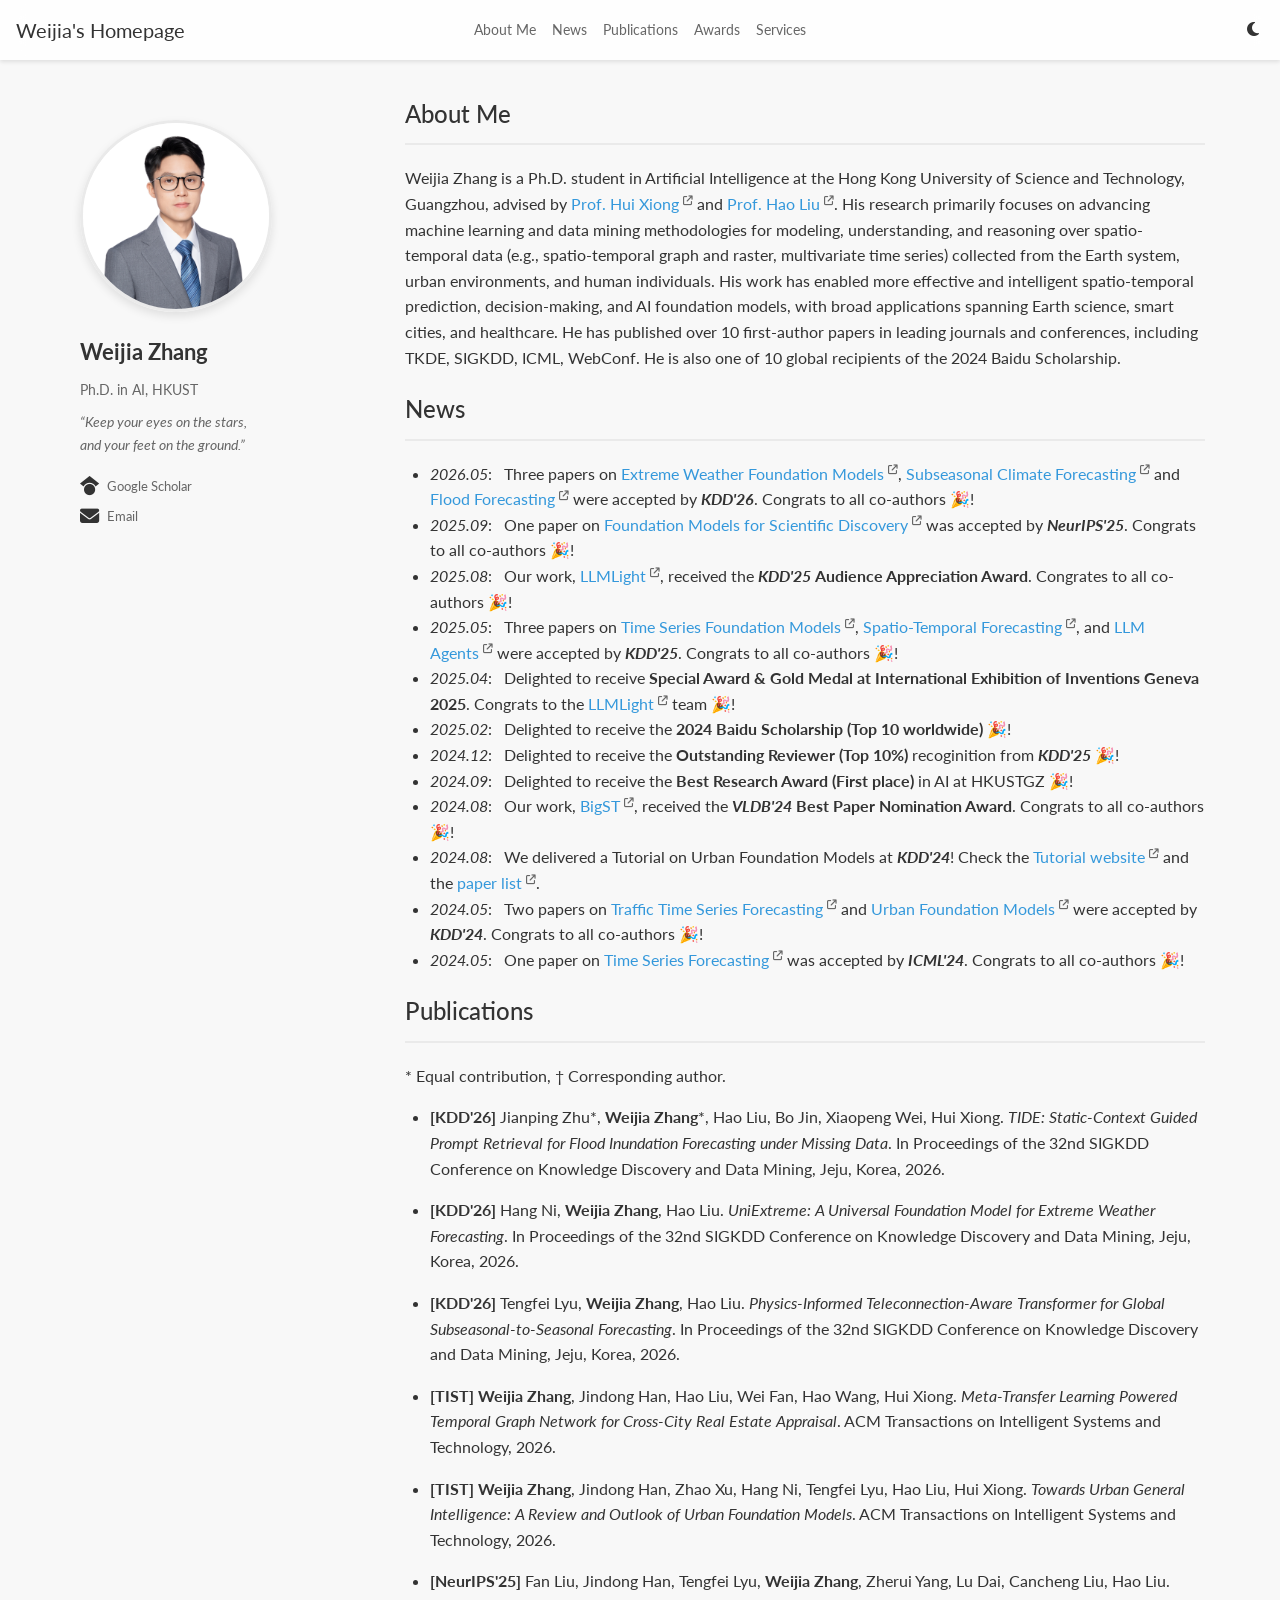
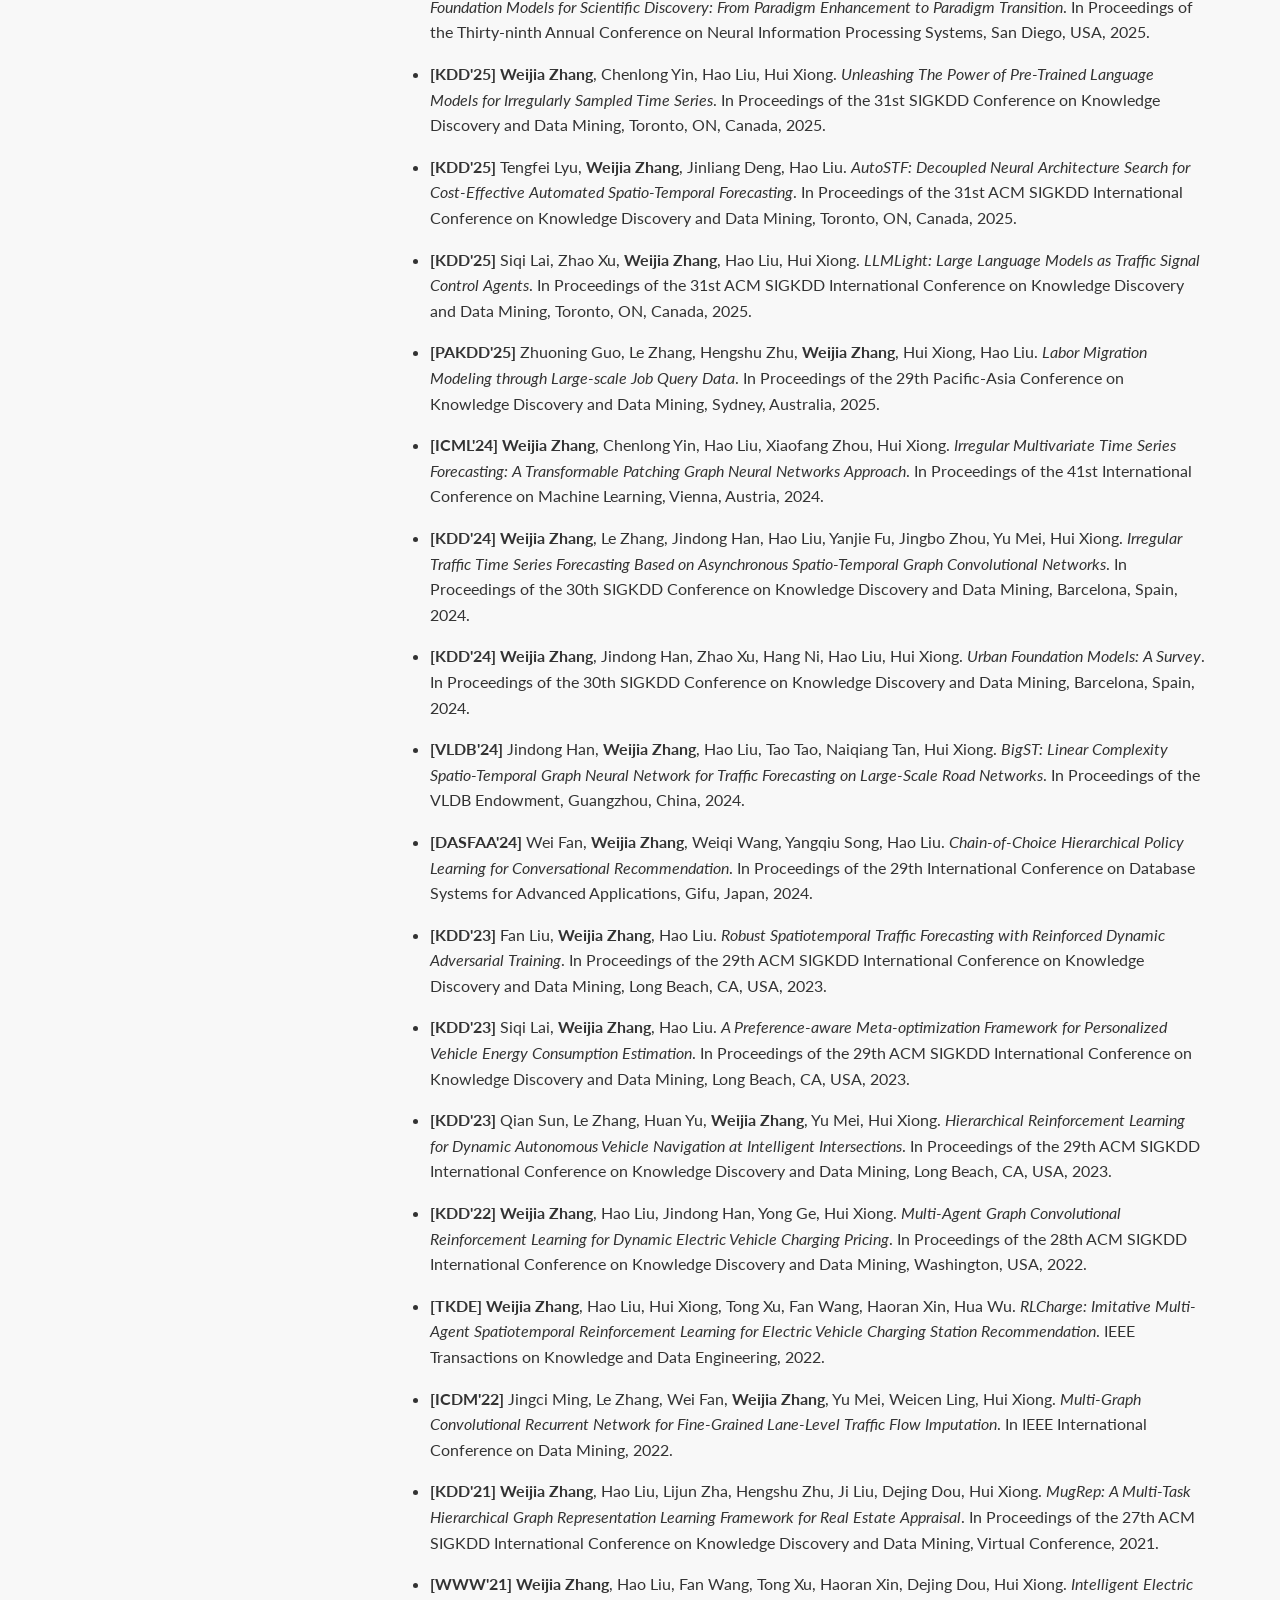
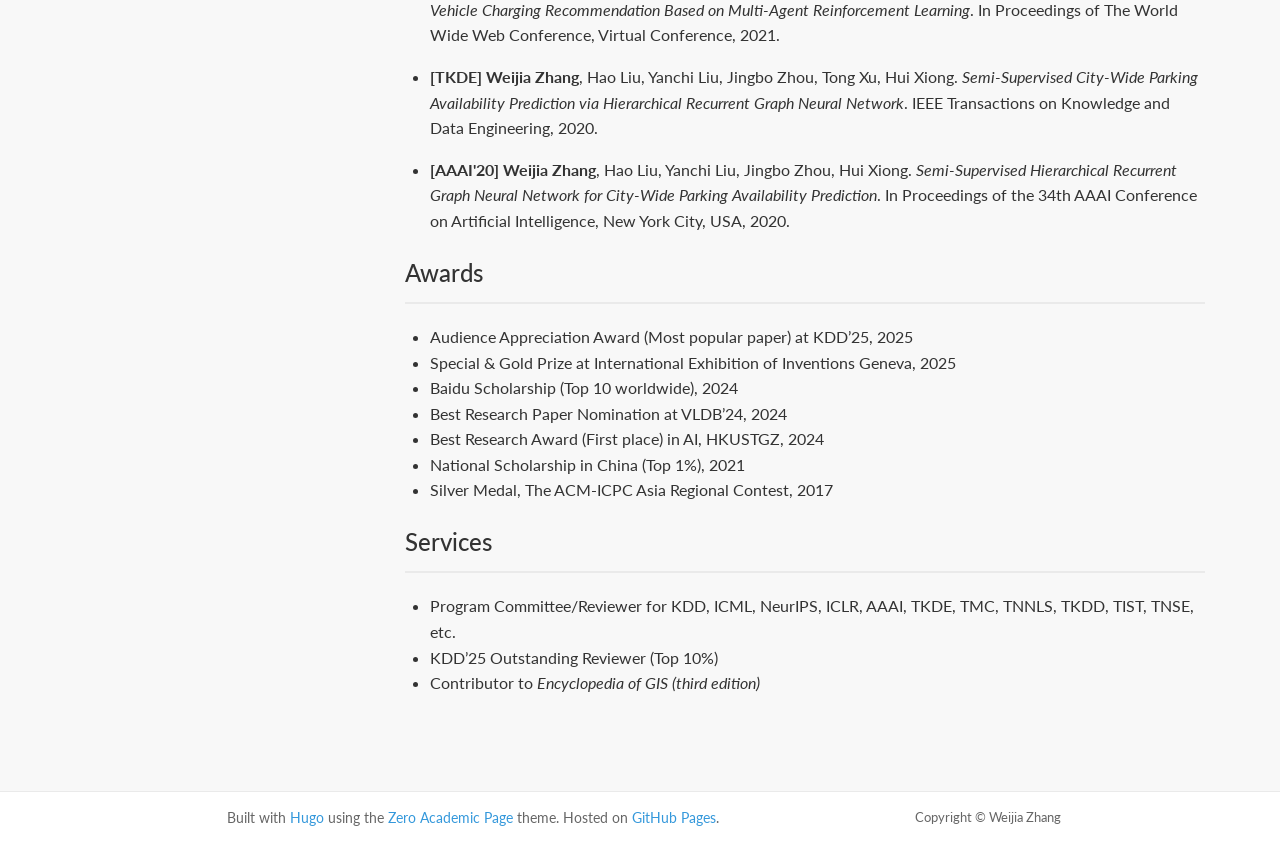
<file: index.html>
<!doctype html><html lang=en><head><meta name=generator content="Hugo 0.161.1"><meta charset=UTF-8><meta name=viewport content="width=device-width,initial-scale=1"><title>Weijia's Homepage</title><meta name=description content="About Me Weijia Zhang is a Ph.D. student in Artificial Intelligence at the Hong Kong University of Science and Technology, Guangzhou, advised by Prof. Hui Xiong and Prof. Hao Liu. His research primarily focuses on advancing machine learning and data mining methodologies for modeling, understanding, and reasoning over spatio-temporal data (e.g., spatio-temporal graph and raster, multivariate time series) collected from the Earth system, urban environments, and human individuals. His work has enabled more effective and intelligent spatio-temporal prediction, decision-making, and AI foundation models, with broad applications spanning Earth science, smart cities, and healthcare. He has published over 10 first-author papers in leading journals and conferences, including TKDE, SIGKDD, ICML, WebConf. He is also one of 10 global recipients of the 2024 Baidu Scholarship.
"><meta name=author content="Weijia Zhang"><meta property="og:type" content="website"><meta property="og:url" content="https://willzhang3.github.io/"><meta property="og:title" content="Weijia's Homepage"><meta property="og:description" content="About Me Weijia Zhang is a Ph.D. student in Artificial Intelligence at the Hong Kong University of Science and Technology, Guangzhou, advised by Prof. Hui Xiong and Prof. Hao Liu. His research primarily focuses on advancing machine learning and data mining methodologies for modeling, understanding, and reasoning over spatio-temporal data (e.g., spatio-temporal graph and raster, multivariate time series) collected from the Earth system, urban environments, and human individuals. His work has enabled more effective and intelligent spatio-temporal prediction, decision-making, and AI foundation models, with broad applications spanning Earth science, smart cities, and healthcare. He has published over 10 first-author papers in leading journals and conferences, including TKDE, SIGKDD, ICML, WebConf. He is also one of 10 global recipients of the 2024 Baidu Scholarship.
"><meta property="og:image" content="/images/profile_weijia.png"><meta name=twitter:card content="summary_large_image"><meta name=twitter:title content="Weijia's Homepage"><meta name=twitter:description content="About Me Weijia Zhang is a Ph.D. student in Artificial Intelligence at the Hong Kong University of Science and Technology, Guangzhou, advised by Prof. Hui Xiong and Prof. Hao Liu. His research primarily focuses on advancing machine learning and data mining methodologies for modeling, understanding, and reasoning over spatio-temporal data (e.g., spatio-temporal graph and raster, multivariate time series) collected from the Earth system, urban environments, and human individuals. His work has enabled more effective and intelligent spatio-temporal prediction, decision-making, and AI foundation models, with broad applications spanning Earth science, smart cities, and healthcare. He has published over 10 first-author papers in leading journals and conferences, including TKDE, SIGKDD, ICML, WebConf. He is also one of 10 global recipients of the 2024 Baidu Scholarship.
"><meta name=twitter:image content="/images/profile_weijia.png"><link rel=canonical href=https://willzhang3.github.io/><link rel=icon type=image/x-icon href=/favicon.ico><link rel=stylesheet href=/css/custom.css><script src=/js/main.min.js defer></script><link rel=stylesheet href=https://cdnjs.cloudflare.com/ajax/libs/font-awesome/6.7.2/css/all.min.css><link href="https://fonts.googleapis.com/css2?family=Lato:ital,wght@0,100;0,300;0,400;0,700;0,900;1,100;1,300;1,400;1,700;1,900&display=swap" rel=stylesheet></head><body class=light-mode><header class=navbar><div class=navbar-start><a href=https://willzhang3.github.io/>Weijia's Homepage</a></div><div class="navbar-center hide-in-mobile"><div class=nav-links><div class=nav-item><a href=#about-me class=nav-link>About Me</a></div><div class=nav-item><a href=#news class=nav-link>News</a></div><div class=nav-item><a href=#publications class=nav-link>Publications</a></div><div class=nav-item><a href=#honors-and-awards class=nav-link>Awards</a></div><div class=nav-item><a href=#services class=nav-link>Services</a></div></div></div><div class=navbar-end><div id=i18n-selector><i class="fas fa-language"></i>
<select onchange="window.location.href=this.selectedOptions[0].value"><option value=https://willzhang3.github.io/ selected>English</option></select></div><div class=theme-toggle><button id=theme-toggle-btn aria-label="Toggle dark mode">
<i class="fas fa-moon dark-icon"></i>
<i class="fas fa-sun light-icon"></i></button></div><button type=button id=toggle-navbar-button class="toggle-navbar-button hide-in-desktop" aria-label="Toggle Navbar" aria-expanded=false aria-controls=navscreen onclick=toggleNavbar()>
<span><span class=top></span>
<span class=middle></span>
<span class=bottom></span></span></button></div></header><div id=navscreen class="navscreen hide-in-desktop"><div class=nav-screen-container><div class=nav-screen-links><div class=nav-links-item><a href=#about-me class=nav-link>About Me</a></div><div class=nav-links-item><a href=#news class=nav-link>News</a></div><div class=nav-links-item><a href=#publications class=nav-link>Publications</a></div><div class=nav-links-item><a href=#honors-and-awards class=nav-link>Awards</a></div><div class=nav-links-item><a href=#services class=nav-link>Services</a></div></div></div><div class=profile-container><div class=profile-image><img src=/images/profile_weijia.png alt="Weijia Zhang" class=rounded-avatar></div><div class=profile-name><h2>Weijia Zhang</h2></div><div class=profile-description><p>Ph.D. in AI, HKUST</p></div><div class=profile-quote><p>&ldquo;Keep your eyes on the stars,<br>and your feet on the ground.&rdquo;</p></div><div class=social-links><a href="https://scholar.google.com/citations?user=lSi3CIoAAAAJ" target=_blank rel="noopener noreferrer" class=social-icon><i class="fab fa-google-scholar"></i>
<span class=social-description>Google Scholar</span>
</a><a href=mailto:vegazhang3@gmail.com target=_blank rel="noopener noreferrer" class=social-icon><i class="fas fa-envelope"></i>
<span class=social-description>Email</span></a></div></div></div><div class=container><aside class="profile-card hide-in-mobile"><div class=profile-container><div class=profile-image><img src=/images/profile_weijia.png alt="Weijia Zhang" class=rounded-avatar></div><div class=profile-name><h2>Weijia Zhang</h2></div><div class=profile-description><p>Ph.D. in AI, HKUST</p></div><div class=profile-quote><p>&ldquo;Keep your eyes on the stars,<br>and your feet on the ground.&rdquo;</p></div><div class=social-links><a href="https://scholar.google.com/citations?user=lSi3CIoAAAAJ" target=_blank rel="noopener noreferrer" class=social-icon><i class="fab fa-google-scholar"></i>
<span class=social-description>Google Scholar</span>
</a><a href=mailto:vegazhang3@gmail.com target=_blank rel="noopener noreferrer" class=social-icon><i class="fas fa-envelope"></i>
<span class=social-description>Email</span></a></div></div></aside><main class=main-content><article class="single-page home-page"><h1 id=about-me>About Me</h1><p>Weijia Zhang is a Ph.D. student in Artificial Intelligence at the Hong Kong University of Science and Technology, Guangzhou, advised by <a href="https://scholar.google.com/citations?user=cVDF1tkAAAAJ">Prof. Hui Xiong</a> and <a href="https://scholar.google.com/citations?user=66KKZR4AAAAJ">Prof. Hao Liu</a>. His research primarily focuses on advancing machine learning and data mining methodologies for modeling, understanding, and reasoning over spatio-temporal data (e.g., spatio-temporal graph and raster, multivariate time series) collected from the Earth system, urban environments, and human individuals. His work has enabled more effective and intelligent spatio-temporal prediction, decision-making, and AI foundation models, with broad applications spanning Earth science, smart cities, and healthcare. He has published over 10 first-author papers in leading journals and conferences, including TKDE, SIGKDD, ICML, WebConf. He is also one of 10 global recipients of the 2024 Baidu Scholarship.</p><h1 id=news>News</h1><ul><li><em>2026.05</em>:   Three papers on <a href=https://willzhang3.github.io/>Extreme Weather Foundation Models</a>, <a href=https://willzhang3.github.io/>Subseasonal Climate Forecasting</a> and <a href=https://willzhang3.github.io/>Flood Forecasting</a> were accepted by <em><strong>KDD'26</strong></em>. Congrats to all co-authors 🎉!</li><li><em>2025.09</em>:   One paper on <a href=https://arxiv.org/abs/2510.15280>Foundation Models for Scientific Discovery</a> was accepted by <em><strong>NeurIPS'25</strong></em>. Congrats to all co-authors 🎉!</li><li><em>2025.08</em>:   Our work, <a href=https://dl.acm.org/doi/10.1145/3690624.3709379>LLMLight</a>, received the <em><strong>KDD'25</strong></em> <strong>Audience Appreciation Award</strong>. Congrates to all co-authors 🎉!</li><li><em>2025.05</em>:   Three papers on <a href=https://dl.acm.org/doi/abs/10.1145/3711896.3737171>Time Series Foundation Models</a>, <a href=https://dl.acm.org/doi/abs/10.1145/3690624.3709323>Spatio-Temporal Forecasting</a>, and <a href=https://dl.acm.org/doi/abs/10.1145/3690624.3709379>LLM Agents</a> were accepted by <em><strong>KDD'25</strong></em>. Congrats to all co-authors 🎉!</li><li><em>2025.04</em>:   Delighted to receive <strong>Special Award & Gold Medal at International Exhibition of Inventions Geneva 2025</strong>. Congrats to the <a href=https://github.com/usail-hkust/LLMTSCS>LLMLight</a> team 🎉!</li><li><em>2025.02</em>:   Delighted to receive the <strong>2024 Baidu Scholarship (Top 10 worldwide)</strong> 🎉!</li><li><em>2024.12</em>:   Delighted to receive the <strong>Outstanding Reviewer (Top 10%)</strong> recoginition from <em><strong>KDD'25</strong></em> 🎉!</li><li><em>2024.09</em>:   Delighted to receive the <strong>Best Research Award (First place)</strong> in AI at HKUSTGZ 🎉!</li><li><em>2024.08</em>:   Our work, <a href=https://dl.acm.org/doi/abs/10.14778/3641204.3641217>BigST</a>, received the <em><strong>VLDB'24</strong></em> <strong>Best Paper Nomination Award</strong>. Congrats to all co-authors 🎉!</li><li><em>2024.08</em>:   We delivered a Tutorial on Urban Foundation Models at <em><strong>KDD'24</strong></em>! Check the <a href=https://usail-hkust.github.io/Urban_Foundation_Model_Tutorial>Tutorial website</a> and the <a href=https://github.com/usail-hkust/Awesome-Urban-Foundation-Models>paper list</a>.</li><li><em>2024.05</em>:   Two papers on <a href=https://dl.acm.org/doi/10.1145/3637528.3671665>Traffic Time Series Forecasting</a> and <a href=https://dl.acm.org/doi/10.1145/3637528.3671453>Urban Foundation Models</a> were accepted by <em><strong>KDD'24</strong></em>. Congrats to all co-authors 🎉!</li><li><em>2024.05</em>:   One paper on <a href=https://proceedings.mlr.press/v235/zhang24bw.html>Time Series Forecasting</a> was accepted by <em><strong>ICML'24</strong></em>. Congrats to all co-authors 🎉!</li></ul><h1 id=publications>Publications</h1><p>* Equal contribution, † Corresponding author.</p><ul><li><p><strong>[KDD'26]</strong> Jianping Zhu*, <strong>Weijia Zhang</strong>*, Hao Liu, Bo Jin, Xiaopeng Wei, Hui Xiong. <em>TIDE: Static-Context Guided Prompt Retrieval for Flood Inundation Forecasting under Missing Data</em>. In Proceedings of the 32nd SIGKDD Conference on Knowledge Discovery and Data Mining, Jeju, Korea, 2026.</p></li><li><p><strong>[KDD'26]</strong> Hang Ni, <strong>Weijia Zhang</strong>, Hao Liu. <em>UniExtreme: A Universal Foundation Model for Extreme Weather Forecasting</em>. In Proceedings of the 32nd SIGKDD Conference on Knowledge Discovery and Data Mining, Jeju, Korea, 2026.</p></li><li><p><strong>[KDD'26]</strong> Tengfei Lyu, <strong>Weijia Zhang</strong>, Hao Liu. <em>Physics-Informed Teleconnection-Aware Transformer for Global Subseasonal-to-Seasonal Forecasting</em>. In Proceedings of the 32nd SIGKDD Conference on Knowledge Discovery and Data Mining, Jeju, Korea, 2026.</p></li><li><p><strong>[TIST]</strong> <strong>Weijia Zhang</strong>, Jindong Han, Hao Liu, Wei Fan, Hao Wang, Hui Xiong. <em>Meta-Transfer Learning Powered Temporal Graph Network for Cross-City Real Estate Appraisal</em>. ACM Transactions on Intelligent Systems and Technology, 2026.</p></li><li><p><strong>[TIST]</strong> <strong>Weijia Zhang</strong>, Jindong Han, Zhao Xu, Hang Ni, Tengfei Lyu, Hao Liu, Hui Xiong. <em>Towards Urban General Intelligence: A Review and Outlook of Urban Foundation Models</em>. ACM Transactions on Intelligent Systems and Technology, 2026.</p></li><li><p><strong>[NeurIPS'25]</strong> Fan Liu, Jindong Han, Tengfei Lyu, <strong>Weijia Zhang</strong>, Zherui Yang, Lu Dai, Cancheng Liu, Hao Liu. <em>Foundation Models for Scientific Discovery: From Paradigm Enhancement to Paradigm Transition</em>. In Proceedings of the Thirty-ninth Annual Conference on Neural Information Processing Systems, San Diego, USA, 2025.</p></li><li><p><strong>[KDD'25]</strong> <strong>Weijia Zhang</strong>, Chenlong Yin, Hao Liu, Hui Xiong. <em>Unleashing The Power of Pre-Trained Language Models for Irregularly Sampled Time Series</em>. In Proceedings of the 31st SIGKDD Conference on Knowledge Discovery and Data Mining, Toronto, ON, Canada, 2025.</p></li><li><p><strong>[KDD'25]</strong> Tengfei Lyu, <strong>Weijia Zhang</strong>, Jinliang Deng, Hao Liu. <em>AutoSTF: Decoupled Neural Architecture Search for Cost-Effective Automated Spatio-Temporal Forecasting</em>. In Proceedings of the 31st ACM SIGKDD International Conference on Knowledge Discovery and Data Mining, Toronto, ON, Canada, 2025.</p></li><li><p><strong>[KDD'25]</strong> Siqi Lai, Zhao Xu, <strong>Weijia Zhang</strong>, Hao Liu, Hui Xiong. <em>LLMLight: Large Language Models as Traffic Signal Control Agents</em>. In Proceedings of the 31st ACM SIGKDD International Conference on Knowledge Discovery and Data Mining, Toronto, ON, Canada, 2025.</p></li><li><p><strong>[PAKDD'25]</strong> Zhuoning Guo, Le Zhang, Hengshu Zhu, <strong>Weijia Zhang</strong>, Hui Xiong, Hao Liu. <em>Labor Migration Modeling through Large-scale Job Query Data</em>. In Proceedings of the 29th Pacific-Asia Conference on Knowledge Discovery and Data Mining, Sydney, Australia, 2025.</p></li><li><p><strong>[ICML'24]</strong> <strong>Weijia Zhang</strong>, Chenlong Yin, Hao Liu, Xiaofang Zhou, Hui Xiong. <em>Irregular Multivariate Time Series Forecasting: A Transformable Patching Graph Neural Networks Approach</em>. In Proceedings of the 41st International Conference on Machine Learning, Vienna, Austria, 2024.</p></li><li><p><strong>[KDD'24]</strong> <strong>Weijia Zhang</strong>, Le Zhang, Jindong Han, Hao Liu, Yanjie Fu, Jingbo Zhou, Yu Mei, Hui Xiong. <em>Irregular Traffic Time Series Forecasting Based on Asynchronous Spatio-Temporal Graph Convolutional Networks</em>. In Proceedings of the 30th SIGKDD Conference on Knowledge Discovery and Data Mining, Barcelona, Spain, 2024.</p></li><li><p><strong>[KDD'24]</strong> <strong>Weijia Zhang</strong>, Jindong Han, Zhao Xu, Hang Ni, Hao Liu, Hui Xiong. <em>Urban Foundation Models: A Survey</em>. In Proceedings of the 30th SIGKDD Conference on Knowledge Discovery and Data Mining, Barcelona, Spain, 2024.</p></li><li><p><strong>[VLDB'24]</strong> Jindong Han, <strong>Weijia Zhang</strong>, Hao Liu, Tao Tao, Naiqiang Tan, Hui Xiong. <em>BigST: Linear Complexity Spatio-Temporal Graph Neural Network for Traffic Forecasting on Large-Scale Road Networks</em>. In Proceedings of the VLDB Endowment, Guangzhou, China, 2024.</p></li><li><p><strong>[DASFAA'24]</strong> Wei Fan, <strong>Weijia Zhang</strong>, Weiqi Wang, Yangqiu Song, Hao Liu. <em>Chain-of-Choice Hierarchical Policy Learning for Conversational Recommendation</em>. In Proceedings of the 29th International Conference on Database Systems for Advanced Applications, Gifu, Japan, 2024.</p></li><li><p><strong>[KDD'23]</strong> Fan Liu, <strong>Weijia Zhang</strong>, Hao Liu. <em>Robust Spatiotemporal Traffic Forecasting with Reinforced Dynamic Adversarial Training</em>. In Proceedings of the 29th ACM SIGKDD International Conference on Knowledge Discovery and Data Mining, Long Beach, CA, USA, 2023.</p></li><li><p><strong>[KDD'23]</strong> Siqi Lai, <strong>Weijia Zhang</strong>, Hao Liu. <em>A Preference-aware Meta-optimization Framework for Personalized Vehicle Energy Consumption Estimation</em>. In Proceedings of the 29th ACM SIGKDD International Conference on Knowledge Discovery and Data Mining, Long Beach, CA, USA, 2023.</p></li><li><p><strong>[KDD'23]</strong> Qian Sun, Le Zhang, Huan Yu, <strong>Weijia Zhang</strong>, Yu Mei, Hui Xiong. <em>Hierarchical Reinforcement Learning for Dynamic Autonomous Vehicle Navigation at Intelligent Intersections</em>. In Proceedings of the 29th ACM SIGKDD International Conference on Knowledge Discovery and Data Mining, Long Beach, CA, USA, 2023.</p></li><li><p><strong>[KDD'22]</strong> <strong>Weijia Zhang</strong>, Hao Liu, Jindong Han, Yong Ge, Hui Xiong. <em>Multi-Agent Graph Convolutional Reinforcement Learning for Dynamic Electric Vehicle Charging Pricing</em>. In Proceedings of the 28th ACM SIGKDD International Conference on Knowledge Discovery and Data Mining, Washington, USA, 2022.</p></li><li><p><strong>[TKDE]</strong> <strong>Weijia Zhang</strong>, Hao Liu, Hui Xiong, Tong Xu, Fan Wang, Haoran Xin, Hua Wu. <em>RLCharge: Imitative Multi-Agent Spatiotemporal Reinforcement Learning for Electric Vehicle Charging Station Recommendation</em>. IEEE Transactions on Knowledge and Data Engineering, 2022.</p></li><li><p><strong>[ICDM'22]</strong> Jingci Ming, Le Zhang, Wei Fan, <strong>Weijia Zhang</strong>, Yu Mei, Weicen Ling, Hui Xiong. <em>Multi-Graph Convolutional Recurrent Network for Fine-Grained Lane-Level Traffic Flow Imputation</em>. In IEEE International Conference on Data Mining, 2022.</p></li><li><p><strong>[KDD'21]</strong> <strong>Weijia Zhang</strong>, Hao Liu, Lijun Zha, Hengshu Zhu, Ji Liu, Dejing Dou, Hui Xiong. <em>MugRep: A Multi-Task Hierarchical Graph Representation Learning Framework for Real Estate Appraisal</em>. In Proceedings of the 27th ACM SIGKDD International Conference on Knowledge Discovery and Data Mining, Virtual Conference, 2021.</p></li><li><p><strong>[WWW'21]</strong> <strong>Weijia Zhang</strong>, Hao Liu, Fan Wang, Tong Xu, Haoran Xin, Dejing Dou, Hui Xiong. <em>Intelligent Electric Vehicle Charging Recommendation Based on Multi-Agent Reinforcement Learning</em>. In Proceedings of The World Wide Web Conference, Virtual Conference, 2021.</p></li><li><p><strong>[TKDE]</strong> <strong>Weijia Zhang</strong>, Hao Liu, Yanchi Liu, Jingbo Zhou, Tong Xu, Hui Xiong. <em>Semi-Supervised City-Wide Parking Availability Prediction via Hierarchical Recurrent Graph Neural Network</em>. IEEE Transactions on Knowledge and Data Engineering, 2020.</p></li><li><p><strong>[AAAI'20]</strong> <strong>Weijia Zhang</strong>, Hao Liu, Yanchi Liu, Jingbo Zhou, Hui Xiong. <em>Semi-Supervised Hierarchical Recurrent Graph Neural Network for City-Wide Parking Availability Prediction</em>. In Proceedings of the 34th AAAI Conference on Artificial Intelligence, New York City, USA, 2020.</p></li></ul><h1 id=honors-and-awards>Awards</h1><ul><li>Audience Appreciation Award (Most popular paper) at KDD’25, 2025</li><li>Special & Gold Prize at International Exhibition of Inventions Geneva, 2025</li><li>Baidu Scholarship (Top 10 worldwide), 2024</li><li>Best Research Paper Nomination at VLDB’24, 2024</li><li>Best Research Award (First place) in AI, HKUSTGZ, 2024</li><li>National Scholarship in China (Top 1%), 2021</li><li>Silver Medal, The ACM-ICPC Asia Regional Contest, 2017</li></ul><h1 id=services>Services</h1><ul><li>Program Committee/Reviewer for KDD, ICML, NeurIPS, ICLR, AAAI, TKDE, TMC, TNNLS, TKDD,
TIST, TNSE, etc.</li><li>KDD’25 Outstanding Reviewer (Top 10%)</li><li>Contributor to <em>Encyclopedia of GIS (third edition)</em></li></ul></article></main></div><footer class=footer><div class=footer-content>Built with <a href=https://gohugo.io/ target=_blank>Hugo</a> using the
<a href=https://github.com/geekifan/zero-academic-page target=_blank>Zero Academic Page</a> theme. Hosted on <a href=https://pages.github.com/ target=_blank>GitHub Pages</a>.</div><div class=copyright>Copyright © Weijia Zhang</div></footer></body></html>
</file>
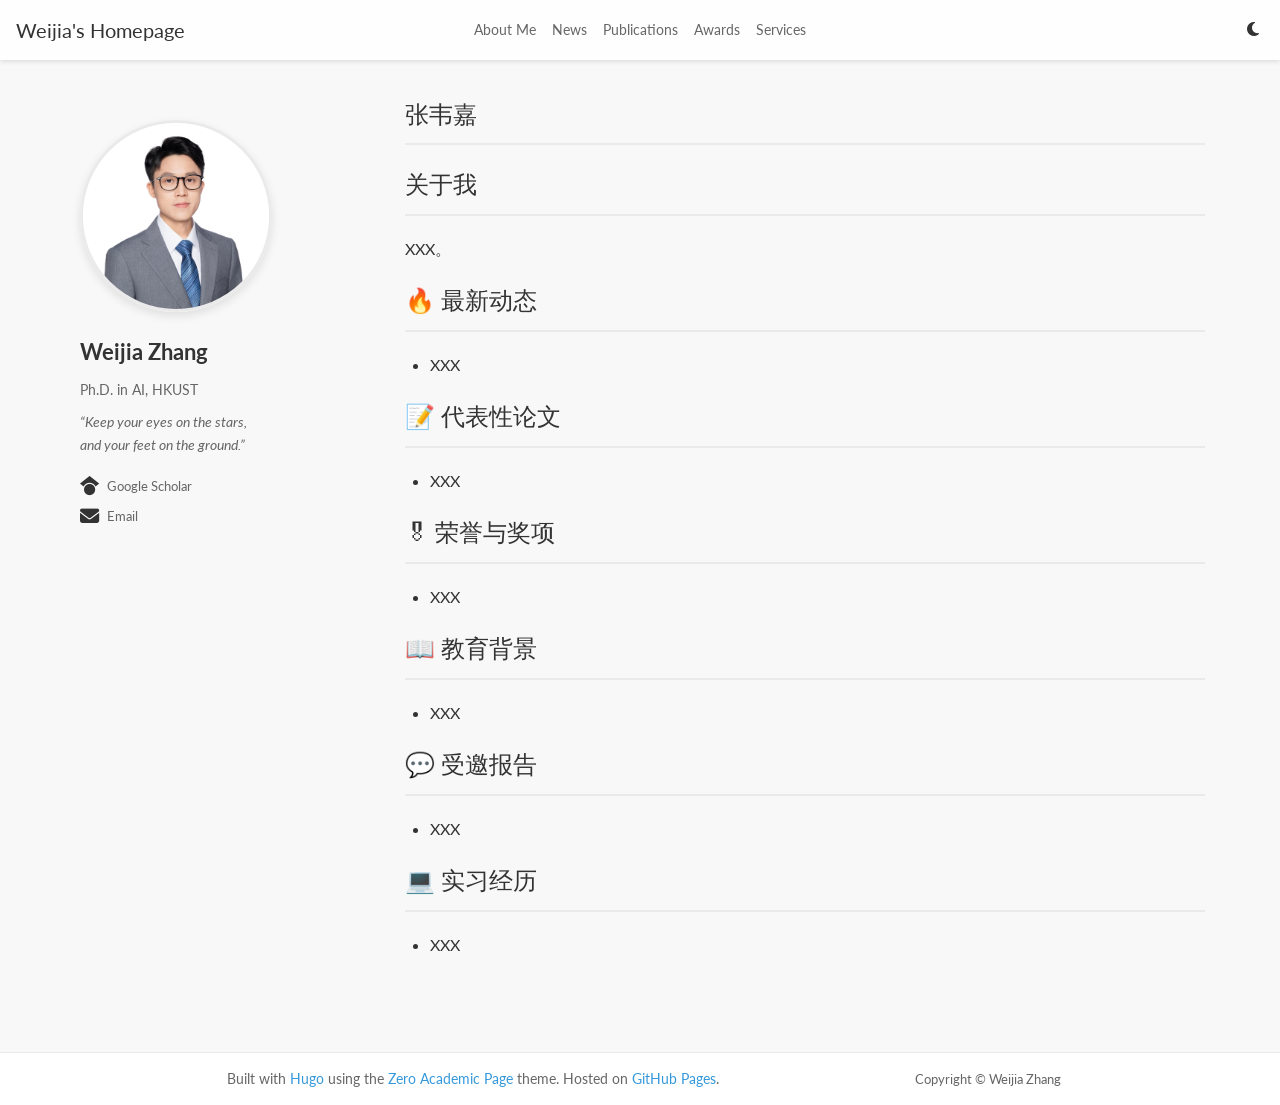
<file: _index.zh/index.html>
<!doctype html><html lang=en><head><meta charset=UTF-8><meta name=viewport content="width=device-width,initial-scale=1"><title>张韦嘉</title><meta name=description content="关于我 XXX。
🔥 最新动态 XXX 📝 代表性论文 XXX 🎖 荣誉与奖项 XXX 📖 教育背景 XXX 💬 受邀报告 XXX 💻 实习经历 XXX "><meta name=author content="Weijia Zhang"><meta property="og:type" content="website"><meta property="og:url" content="https://willzhang3.github.io/_index.zh/"><meta property="og:title" content="张韦嘉"><meta property="og:description" content="关于我 XXX。
🔥 最新动态 XXX 📝 代表性论文 XXX 🎖 荣誉与奖项 XXX 📖 教育背景 XXX 💬 受邀报告 XXX 💻 实习经历 XXX "><meta property="og:image" content="/images/profile_weijia.png"><meta name=twitter:card content="summary_large_image"><meta name=twitter:title content="张韦嘉"><meta name=twitter:description content="关于我 XXX。
🔥 最新动态 XXX 📝 代表性论文 XXX 🎖 荣誉与奖项 XXX 📖 教育背景 XXX 💬 受邀报告 XXX 💻 实习经历 XXX "><meta name=twitter:image content="/images/profile_weijia.png"><link rel=canonical href=https://willzhang3.github.io/_index.zh/><link rel=icon type=image/x-icon href=/favicon.ico><link rel=stylesheet href=/css/custom.css><script src=/js/main.min.js defer></script><link rel=stylesheet href=https://cdnjs.cloudflare.com/ajax/libs/font-awesome/6.7.2/css/all.min.css><link href="https://fonts.googleapis.com/css2?family=Lato:ital,wght@0,100;0,300;0,400;0,700;0,900;1,100;1,300;1,400;1,700;1,900&display=swap" rel=stylesheet></head><body class=light-mode><header class=navbar><div class=navbar-start><a href=https://willzhang3.github.io/>Weijia's Homepage</a></div><div class="navbar-center hide-in-mobile"><div class=nav-links><div class=nav-item><a href=#about-me class=nav-link>About Me</a></div><div class=nav-item><a href=#news class=nav-link>News</a></div><div class=nav-item><a href=#publications class=nav-link>Publications</a></div><div class=nav-item><a href=#honors-and-awards class=nav-link>Awards</a></div><div class=nav-item><a href=#services class=nav-link>Services</a></div></div></div><div class=navbar-end><div id=i18n-selector><i class="fas fa-language"></i>
<select onchange="window.location.href=this.selectedOptions[0].value"><option value=https://willzhang3.github.io/ selected>English</option></select></div><div class=theme-toggle><button id=theme-toggle-btn aria-label="Toggle dark mode">
<i class="fas fa-moon dark-icon"></i>
<i class="fas fa-sun light-icon"></i></button></div><button type=button id=toggle-navbar-button class="toggle-navbar-button hide-in-desktop" aria-label="Toggle Navbar" aria-expanded=false aria-controls=navscreen onclick=toggleNavbar()>
<span><span class=top></span>
<span class=middle></span>
<span class=bottom></span></span></button></div></header><div id=navscreen class="navscreen hide-in-desktop"><div class=nav-screen-container><div class=nav-screen-links><div class=nav-links-item><a href=#about-me class=nav-link>About Me</a></div><div class=nav-links-item><a href=#news class=nav-link>News</a></div><div class=nav-links-item><a href=#publications class=nav-link>Publications</a></div><div class=nav-links-item><a href=#honors-and-awards class=nav-link>Awards</a></div><div class=nav-links-item><a href=#services class=nav-link>Services</a></div></div></div><div class=profile-container><div class=profile-image><img src=/images/profile_weijia.png alt="Weijia Zhang" class=rounded-avatar></div><div class=profile-name><h2>Weijia Zhang</h2></div><div class=profile-description><p>Ph.D. in AI, HKUST</p></div><div class=profile-quote><p>&ldquo;Keep your eyes on the stars,<br>and your feet on the ground.&rdquo;</p></div><div class=social-links><a href="https://scholar.google.com/citations?user=lSi3CIoAAAAJ" target=_blank rel="noopener noreferrer" class=social-icon><i class="fab fa-google-scholar"></i>
<span class=social-description>Google Scholar</span>
</a><a href=mailto:vegazhang3@gmail.com target=_blank rel="noopener noreferrer" class=social-icon><i class="fas fa-envelope"></i>
<span class=social-description>Email</span></a></div></div></div><div class=container><aside class="profile-card hide-in-mobile"><div class=profile-container><div class=profile-image><img src=/images/profile_weijia.png alt="Weijia Zhang" class=rounded-avatar></div><div class=profile-name><h2>Weijia Zhang</h2></div><div class=profile-description><p>Ph.D. in AI, HKUST</p></div><div class=profile-quote><p>&ldquo;Keep your eyes on the stars,<br>and your feet on the ground.&rdquo;</p></div><div class=social-links><a href="https://scholar.google.com/citations?user=lSi3CIoAAAAJ" target=_blank rel="noopener noreferrer" class=social-icon><i class="fab fa-google-scholar"></i>
<span class=social-description>Google Scholar</span>
</a><a href=mailto:vegazhang3@gmail.com target=_blank rel="noopener noreferrer" class=social-icon><i class="fas fa-envelope"></i>
<span class=social-description>Email</span></a></div></div></aside><main class=main-content><article class=single-page><h1>张韦嘉</h1><h1 id=about-me>关于我</h1><p>XXX。</p><h1 id=news>🔥 最新动态</h1><ul><li>XXX</li></ul><h1 id=publications>📝 代表性论文</h1><ul><li>XXX</li></ul><h1 id=honors-and-awards>🎖 荣誉与奖项</h1><ul><li>XXX</li></ul><h1 id=educations>📖 教育背景</h1><ul><li>XXX</li></ul><h1 id=invited-talks>💬 受邀报告</h1><ul><li>XXX</li></ul><h1 id=internships>💻 实习经历</h1><ul><li>XXX</li></ul></article></main></div><footer class=footer><div class=footer-content>Built with <a href=https://gohugo.io/ target=_blank>Hugo</a> using the
<a href=https://github.com/geekifan/zero-academic-page target=_blank>Zero Academic Page</a> theme. Hosted on <a href=https://pages.github.com/ target=_blank>GitHub Pages</a>.</div><div class=copyright>Copyright © Weijia Zhang</div></footer></body></html>
</file>
